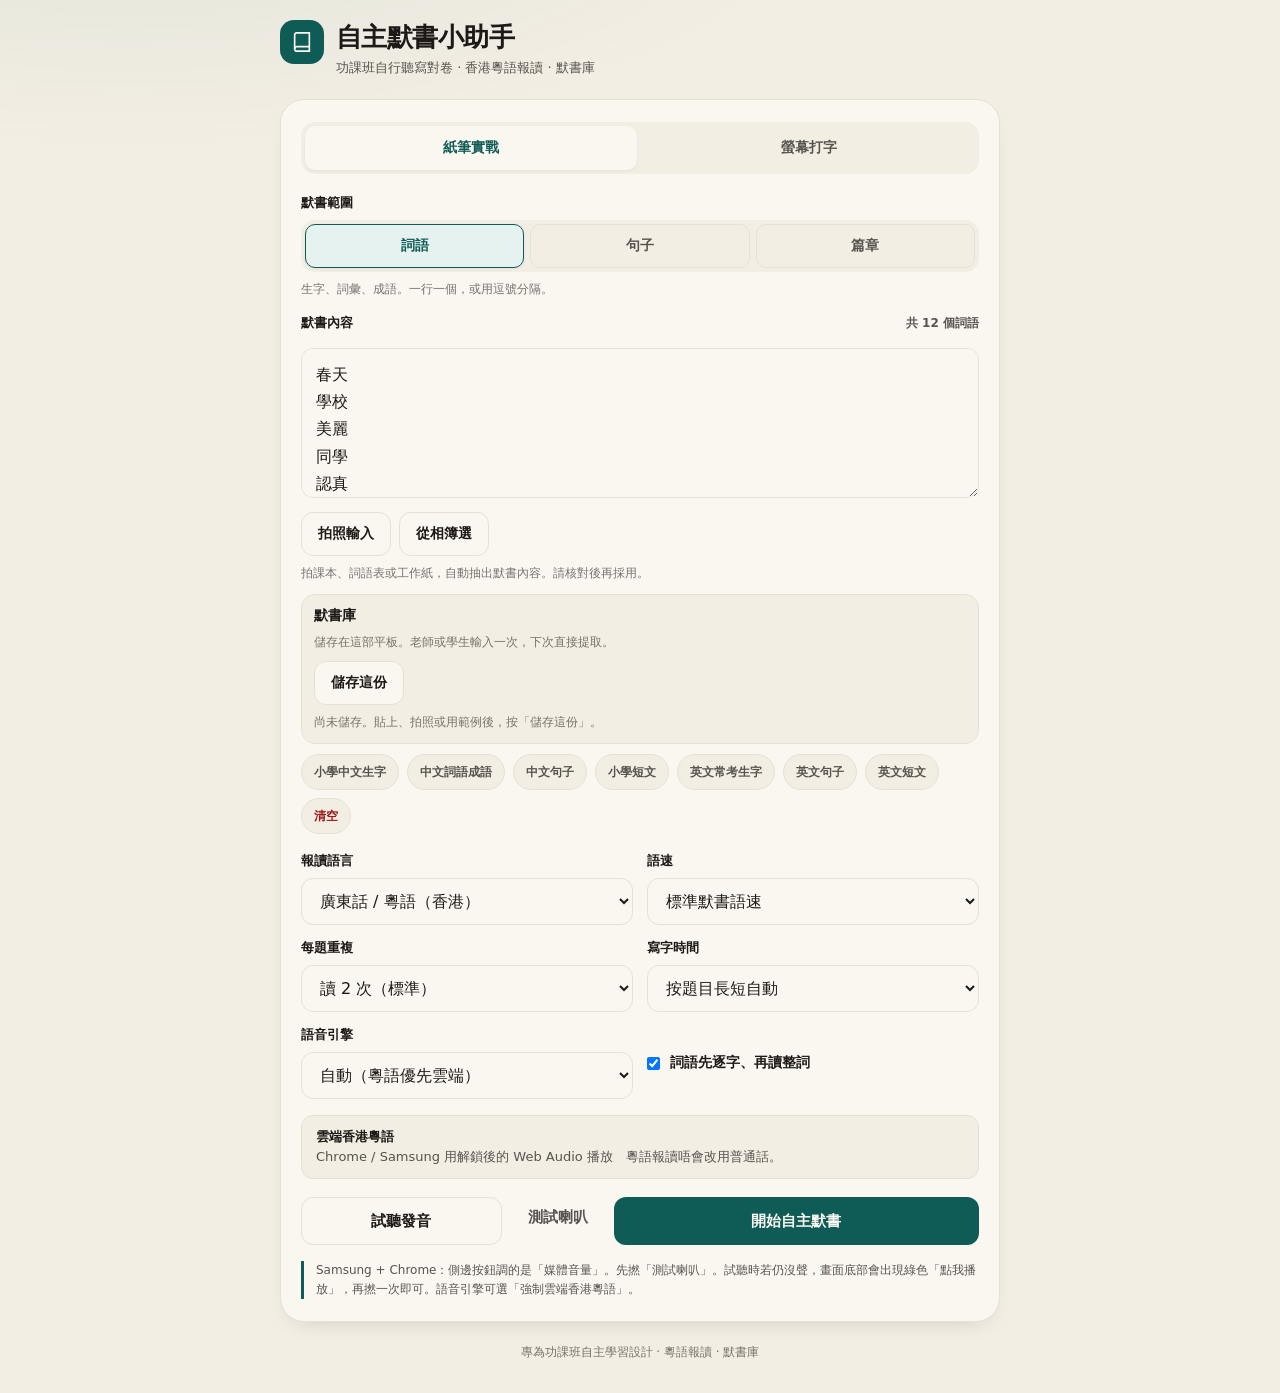
<file: index.html>
<!DOCTYPE html>
<html lang="zh-HK">
<head>
  <meta charset="UTF-8">
  <meta name="viewport" content="width=device-width, initial-scale=1.0">
  <meta name="referrer" content="no-referrer">
  <title>自主默書小助手 - 粵語報讀 · 詞語 / 句子 / 篇章</title>
  <meta name="description" content="功課班學生自行聽寫對卷。香港粵語報讀，支援詞語、句子、篇章、拍照輸入與默書庫。">
  <link rel="stylesheet" href="style.css?v=20260919f">
</head>
<body>
<audio id="ttsPlayer" referrerpolicy="no-referrer" playsinline webkit-playsinline preload="auto"></audio>
<div class="wrap">
  <header>
    <div class="logo" aria-hidden="true">
      <svg width="22" height="22" viewBox="0 0 24 24" fill="none" stroke="currentColor" stroke-width="1.8"><path d="M4 19.5A2.5 2.5 0 0 1 6.5 17H20"/><path d="M6.5 2H20v20H6.5A2.5 2.5 0 0 1 4 19.5v-15A2.5 2.5 0 0 1 6.5 2z"/></svg>
    </div>
    <div>
      <h1>自主默書小助手</h1>
      <p class="subtitle">功課班自行聽寫對卷 · 香港粵語報讀 · 默書庫</p>
    </div>
  </header>
  <section class="card" id="setupView">
    <div class="seg" role="tablist">
      <button type="button" class="active" id="tabPaper" onclick="switchMode('paper')">紙筆實戰</button>
      <button type="button" id="tabTyping" onclick="switchMode('typing')">螢幕打字</button>
    </div>
    <div style="margin-top:20px">
      <span class="label">默書範圍</span>
      <div class="seg seg-3">
        <button type="button" class="kind-btn active" id="kind-words" onclick="setKind('words')">詞語</button>
        <button type="button" class="kind-btn" id="kind-sentences" onclick="setKind('sentences')">句子</button>
        <button type="button" class="kind-btn" id="kind-passage" onclick="setKind('passage')">篇章</button>
      </div>
      <p class="hint" id="kindHint">生字、詞彙、成語。一行一個，或用逗號分隔。</p>
    </div>
    <div style="margin-top:16px">
      <div class="row">
        <label for="dictText">默書內容</label>
        <span class="muted" id="wordCountTip">共 0 個詞語</span>
      </div>
      <textarea id="dictText" placeholder="請貼上詞語，一行一個" oninput="persistAndCount()"></textarea>
      <div class="photo-row">
        <button type="button" class="btn btn-sec" id="btnCam" onclick="pickPhoto('camera')">拍照輸入</button>
        <button type="button" class="btn btn-sec" id="btnAlbum" onclick="pickPhoto('album')">從相簿選</button>
      </div>
      <p class="hint">拍課本、詞語表或工作紙，自動抽出默書內容。請核對後再採用。</p>
      <input type="file" id="photoCam" accept="image/*" capture="environment" class="hidden" onchange="onPhotoFile(this)">
      <input type="file" id="photoAlbum" accept="image/*" class="hidden" onchange="onPhotoFile(this)">
      <div id="photoPanel" class="photo-panel hidden">
        <div class="photo-head">
          <img id="photoThumb" alt="相片預覽">
          <p class="hint" id="photoStatus"></p>
        </div>
        <textarea id="ocrText" class="hidden"></textarea>
        <div id="photoActions" class="photo-row hidden">
          <button type="button" class="btn btn-main" onclick="applyOcr('replace')">採用（取代）</button>
          <button type="button" class="btn btn-sec" onclick="applyOcr('append')">加到現有內容</button>
          <button type="button" class="btn btn-ghost" onclick="cancelOcr()">取消</button>
        </div>
        <button type="button" class="btn btn-ghost hidden" id="photoClose" onclick="cancelOcr()">關閉</button>
      </div>
      <div class="library" id="libraryBox">
        <p class="library-title">默書庫</p>
        <p class="hint">儲存在這部平板。老師或學生輸入一次，下次直接提取。</p>
        <div class="photo-row">
          <button type="button" class="btn btn-sec" id="btnSavePaper" onclick="openSaveForm()">儲存這份</button>
          <button type="button" class="btn btn-main hidden" id="btnUpdatePaper" onclick="updateActivePaper()">更新這份</button>
        </div>
        <div id="saveForm" class="hidden" style="margin-top:10px">
          <label for="libName">清單名稱</label>
          <input type="text" id="libName" placeholder="例如：三年級 單元二" autocomplete="off" onkeydown="if(event.key==='Enter'){event.preventDefault();confirmSavePaper();}">
          <div class="photo-row">
            <button type="button" class="btn btn-main" onclick="confirmSavePaper()">確認儲存</button>
            <button type="button" class="btn btn-ghost" onclick="closeSaveForm()">取消</button>
          </div>
        </div>
        <p class="hint" id="libStatus"></p>
        <input type="text" id="libSearch" class="hidden" placeholder="搜尋清單名稱" autocomplete="off" oninput="renderLibrary()" style="margin-top:8px">
        <div id="libList"></div>
      </div>
      <div class="chips">
        <button class="chip" onclick="loadPreset('cn-words')">小學中文生字</button>
        <button class="chip" onclick="loadPreset('cn-idioms')">中文詞語成語</button>
        <button class="chip" onclick="loadPreset('cn-sentences')">中文句子</button>
        <button class="chip" onclick="loadPreset('cn-passage')">小學短文</button>
        <button class="chip" onclick="loadPreset('en-words')">英文常考生字</button>
        <button class="chip" onclick="loadPreset('en-sentences')">英文句子</button>
        <button class="chip" onclick="loadPreset('en-passage')">英文短文</button>
        <button class="chip danger" onclick="clearText()">清空</button>
      </div>
    </div>
    <div class="grid">
      <div>
        <label for="langSelect">報讀語言</label>
        <select id="langSelect" onchange="persistAndCount(); refreshEngine()">
          <option value="cantonese" selected>廣東話 / 粵語（香港）</option>
          <option value="mandarin">普通話 / 國語</option>
          <option value="english_uk">英國英語</option>
          <option value="english_us">美國英語</option>
        </select>
      </div>
      <div>
        <label for="speedSelect">語速</label>
        <select id="speedSelect">
          <option value="0.7">稍慢（初小／生字）</option>
          <option value="0.85" selected>標準默書語速</option>
          <option value="1">正常說話速度</option>
        </select>
      </div>
      <div>
        <label for="repeatSelect">每題重複</label>
        <select id="repeatSelect">
          <option value="1">讀 1 次</option>
          <option value="2" selected>讀 2 次（標準）</option>
          <option value="3">讀 3 次</option>
        </select>
      </div>
      <div id="intervalGroup">
        <label for="intervalSelect">寫字時間</label>
        <select id="intervalSelect">
          <option value="auto" selected>按題目長短自動</option>
          <option value="5">5 秒</option>
          <option value="8">8 秒</option>
          <option value="12">12 秒</option>
          <option value="16">16 秒</option>
          <option value="20">20 秒</option>
          <option value="28">28 秒</option>
          <option value="40">40 秒</option>
        </select>
      </div>
      <div>
        <label for="engineSelect">語音引擎</label>
        <select id="engineSelect" onchange="refreshEngine()">
          <option value="auto" selected>自動（粵語優先雲端）</option>
          <option value="cloud">強制雲端香港粵語</option>
          <option value="system">本機語音</option>
        </select>
      </div>
      <div id="charHintWrap">
        <label class="checkline" style="margin-top:28px">
          <input type="checkbox" id="charHint" checked>
          詞語先逐字、再讀整詞
        </label>
      </div>
    </div>
    <div class="engine" id="engineBox">
      <strong id="engineLabel">雲端香港粵語</strong>
      <span id="engineDetail">粵語報讀 · 適用 Android／Samsung／iPad · 唔會改用普通話</span>
    </div>
    <p class="hint" id="testStatus"></p>
    <div class="actions">
      <button class="btn btn-sec" onclick="testVoice()">試聽發音</button>
      <button class="btn btn-ghost" onclick="testBeep()">測試喇叭</button>
      <button class="btn btn-main" onclick="startDictation()">開始自主默書</button>
    </div>
    <p class="tip" id="modeNotice">Samsung + Chrome：側邊按鈕調的是「媒體音量」。先撚「測試喇叭」。試聽時若仍沒聲，畫面底部會出現綠色「點我播放」，再撚一次即可。語音引擎可選「強制雲端香港粵語」。</p>
  </section>
  <section class="card hidden" id="runnerView">
    <div class="topbar">
      <button class="btn btn-ghost" onclick="quitRunner()">結束並返回</button>
      <span class="muted" id="progressText">1 / 10</span>
    </div>
    <div class="progress"><div id="progressFill"></div></div>
    <div class="stage">
      <span class="badge pulse" id="statusBadge">正在報讀</span>
      <div class="q-label" id="qNumberDisplay">第 1 題</div>
      <p class="hint" id="preludeNote"></p>
      <div id="paperCountdownArea">
        <div class="count"><span id="countdownSecs">—</span></div>
        <p class="hint">秒寫字時間 · 請在紙上寫下答案</p>
      </div>
      <div id="typingArea" class="hidden">
        <input type="text" id="typeAnswerInput" class="typing" placeholder="在此輸入答案" autocomplete="off" autocapitalize="off" spellcheck="false" onkeydown="if(event.key==='Enter')checkTypingAnswer()">
        <p id="typingFeedback" class="hint" style="min-height:20px;font-weight:700"></p>
        <button class="btn btn-main" style="max-width:220px;margin:8px auto 0" onclick="checkTypingAnswer()">確定</button>
      </div>
    </div>
    <div class="controls">
      <button class="btn btn-sec" onclick="manualReplay()">重聽本題</button>
      <button class="btn btn-sec" id="pauseBtn" onclick="togglePause()">暫停</button>
      <button class="btn btn-sec" onclick="skipToNext()">下一題</button>
    </div>
    <p style="text-align:center;margin-top:14px">
      <button class="btn btn-ghost" style="color:var(--seal)" onclick="finishDictationEarly()">提前結束，直接看答案</button>
    </p>
  </section>
  <section class="card hidden" id="reviewView">
    <h2 class="review-title">默書完成，請拿出紅筆對卷</h2>
    <p class="hint">對照答案，圈出寫錯的字，並標記對錯以便重溫。</p>
    <div class="list" id="reviewList"></div>
    <div class="actions">
      <button class="btn btn-seal" id="retryWrongBtn" onclick="retryWrongQuestions()">重溫錯題（<span id="wrongCountSpan">0</span>）</button>
      <button class="btn btn-sec" onclick="restartAll()">整份再默一次</button>
      <button class="btn btn-sec" onclick="backToHome()">返回主選單</button>
    </div>
  </section>
  <footer>專為功課班自主學習設計 · 粵語報讀 · 默書庫</footer>
</div>
<script src="app-tts.js?v=20260919f"></script>
<script src="app.js?v=20260919f"></script>
</body>
</html>
</file>
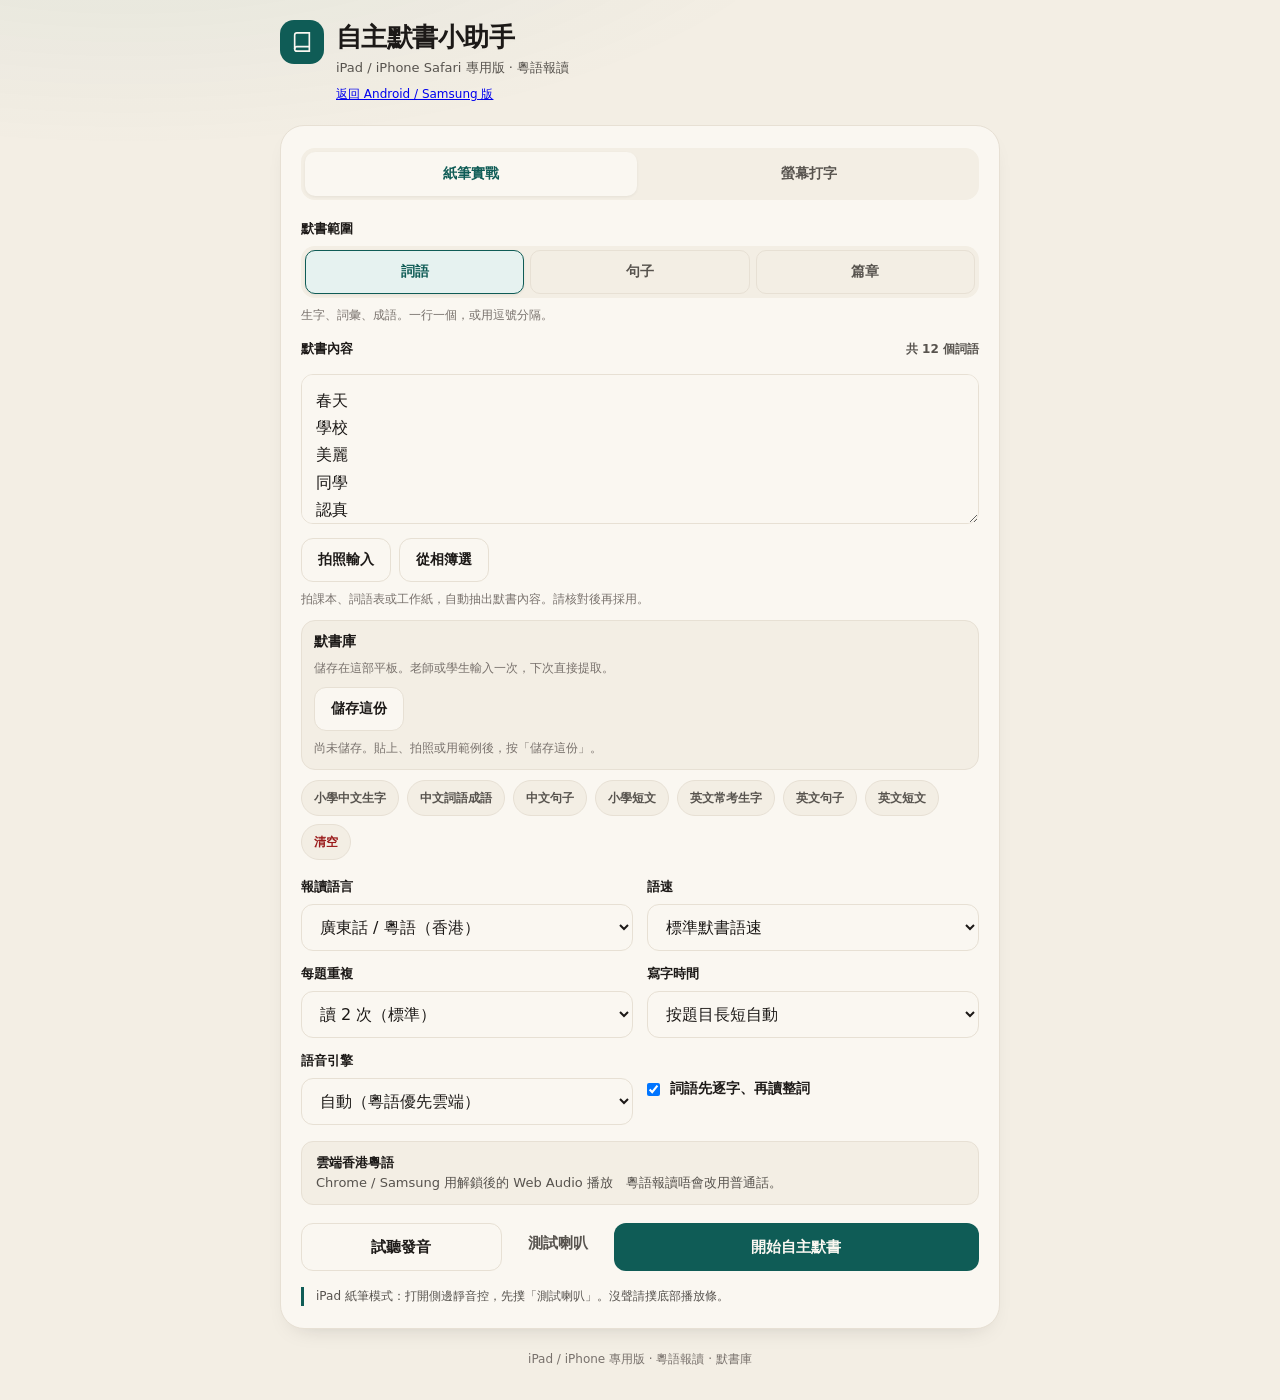
<file: ios/index.html>
<!DOCTYPE html>
<html lang="zh-HK">
<head>
  <meta charset="UTF-8">
  <meta name="viewport" content="width=device-width, initial-scale=1.0">
  <meta name="referrer" content="no-referrer">
  <title>自主默書小助手（iPad / iPhone 版）</title>
  <meta name="apple-mobile-web-app-capable" content="yes">
  <meta name="apple-mobile-web-app-status-bar-style" content="default">
  <meta name="description" content="功課班學生自行聽寫對卷。香港粵語報讀，支援詞語、句子、篇章、拍照輸入與默書庫。">
  <link rel="stylesheet" href="../style.css?v=20260919ios">
</head>
<body>
<audio id="ttsPlayer" referrerpolicy="no-referrer" playsinline webkit-playsinline preload="auto" controls style="position:fixed;left:12px;right:12px;bottom:8px;width:auto;z-index:110;height:36px"></audio>
<div class="wrap">
  <header>
    <div class="logo" aria-hidden="true">
      <svg width="22" height="22" viewBox="0 0 24 24" fill="none" stroke="currentColor" stroke-width="1.8"><path d="M4 19.5A2.5 2.5 0 0 1 6.5 17H20"/><path d="M6.5 2H20v20H6.5A2.5 2.5 0 0 1 4 19.5v-15A2.5 2.5 0 0 1 6.5 2z"/></svg>
    </div>
    <div>
      <h1>自主默書小助手</h1>
      <p class="subtitle">iPad / iPhone Safari 專用版 · 粵語報讀</p>
      <p class="hint"><a href="../">返回 Android / Samsung 版</a></p>
    </div>
  </header>
  <section class="card" id="setupView">
    <div class="seg" role="tablist">
      <button type="button" class="active" id="tabPaper" onclick="switchMode('paper')">紙筆實戰</button>
      <button type="button" id="tabTyping" onclick="switchMode('typing')">螢幕打字</button>
    </div>
    <div style="margin-top:20px">
      <span class="label">默書範圍</span>
      <div class="seg seg-3">
        <button type="button" class="kind-btn active" id="kind-words" onclick="setKind('words')">詞語</button>
        <button type="button" class="kind-btn" id="kind-sentences" onclick="setKind('sentences')">句子</button>
        <button type="button" class="kind-btn" id="kind-passage" onclick="setKind('passage')">篇章</button>
      </div>
      <p class="hint" id="kindHint">生字、詞彙、成語。一行一個，或用逗號分隔。</p>
    </div>
    <div style="margin-top:16px">
      <div class="row">
        <label for="dictText">默書內容</label>
        <span class="muted" id="wordCountTip">共 0 個詞語</span>
      </div>
      <textarea id="dictText" placeholder="請貼上詞語，一行一個" oninput="persistAndCount()"></textarea>
      <div class="photo-row">
        <button type="button" class="btn btn-sec" id="btnCam" onclick="pickPhoto('camera')">拍照輸入</button>
        <button type="button" class="btn btn-sec" id="btnAlbum" onclick="pickPhoto('album')">從相簿選</button>
      </div>
      <p class="hint">拍課本、詞語表或工作紙，自動抽出默書內容。請核對後再採用。</p>
      <input type="file" id="photoCam" accept="image/*" capture="environment" class="hidden" onchange="onPhotoFile(this)">
      <input type="file" id="photoAlbum" accept="image/*" class="hidden" onchange="onPhotoFile(this)">
      <div id="photoPanel" class="photo-panel hidden">
        <div class="photo-head">
          <img id="photoThumb" alt="相片預覽">
          <p class="hint" id="photoStatus"></p>
        </div>
        <textarea id="ocrText" class="hidden"></textarea>
        <div id="photoActions" class="photo-row hidden">
          <button type="button" class="btn btn-main" onclick="applyOcr('replace')">採用（取代）</button>
          <button type="button" class="btn btn-sec" onclick="applyOcr('append')">加到現有內容</button>
          <button type="button" class="btn btn-ghost" onclick="cancelOcr()">取消</button>
        </div>
        <button type="button" class="btn btn-ghost hidden" id="photoClose" onclick="cancelOcr()">關閉</button>
      </div>
      <div class="library" id="libraryBox">
        <p class="library-title">默書庫</p>
        <p class="hint">儲存在這部平板。老師或學生輸入一次，下次直接提取。</p>
        <div class="photo-row">
          <button type="button" class="btn btn-sec" id="btnSavePaper" onclick="openSaveForm()">儲存這份</button>
          <button type="button" class="btn btn-main hidden" id="btnUpdatePaper" onclick="updateActivePaper()">更新這份</button>
        </div>
        <div id="saveForm" class="hidden" style="margin-top:10px">
          <label for="libName">清單名稱</label>
          <input type="text" id="libName" placeholder="例如：三年級 單元二" autocomplete="off" onkeydown="if(event.key==='Enter'){event.preventDefault();confirmSavePaper();}">
          <div class="photo-row">
            <button type="button" class="btn btn-main" onclick="confirmSavePaper()">確認儲存</button>
            <button type="button" class="btn btn-ghost" onclick="closeSaveForm()">取消</button>
          </div>
        </div>
        <p class="hint" id="libStatus"></p>
        <input type="text" id="libSearch" class="hidden" placeholder="搜尋清單名稱" autocomplete="off" oninput="renderLibrary()" style="margin-top:8px">
        <div id="libList"></div>
      </div>
      <div class="chips">
        <button class="chip" onclick="loadPreset('cn-words')">小學中文生字</button>
        <button class="chip" onclick="loadPreset('cn-idioms')">中文詞語成語</button>
        <button class="chip" onclick="loadPreset('cn-sentences')">中文句子</button>
        <button class="chip" onclick="loadPreset('cn-passage')">小學短文</button>
        <button class="chip" onclick="loadPreset('en-words')">英文常考生字</button>
        <button class="chip" onclick="loadPreset('en-sentences')">英文句子</button>
        <button class="chip" onclick="loadPreset('en-passage')">英文短文</button>
        <button class="chip danger" onclick="clearText()">清空</button>
      </div>
    </div>
    <div class="grid">
      <div>
        <label for="langSelect">報讀語言</label>
        <select id="langSelect" onchange="persistAndCount(); refreshEngine()">
          <option value="cantonese" selected>廣東話 / 粵語（香港）</option>
          <option value="mandarin">普通話 / 國語</option>
          <option value="english_uk">英國英語</option>
          <option value="english_us">美國英語</option>
        </select>
      </div>
      <div>
        <label for="speedSelect">語速</label>
        <select id="speedSelect">
          <option value="0.7">稍慢（初小／生字）</option>
          <option value="0.85" selected>標準默書語速</option>
          <option value="1">正常說話速度</option>
        </select>
      </div>
      <div>
        <label for="repeatSelect">每題重複</label>
        <select id="repeatSelect">
          <option value="1">讀 1 次</option>
          <option value="2" selected>讀 2 次（標準）</option>
          <option value="3">讀 3 次</option>
        </select>
      </div>
      <div id="intervalGroup">
        <label for="intervalSelect">寫字時間</label>
        <select id="intervalSelect">
          <option value="auto" selected>按題目長短自動</option>
          <option value="5">5 秒</option>
          <option value="8">8 秒</option>
          <option value="12">12 秒</option>
          <option value="16">16 秒</option>
          <option value="20">20 秒</option>
          <option value="28">28 秒</option>
          <option value="40">40 秒</option>
        </select>
      </div>
      <div>
        <label for="engineSelect">語音引擎</label>
        <select id="engineSelect" onchange="refreshEngine()">
          <option value="auto" selected>自動（粵語優先雲端）</option>
          <option value="cloud">強制雲端香港粵語</option>
          <option value="system">本機語音</option>
        </select>
      </div>
      <div id="charHintWrap">
        <label class="checkline" style="margin-top:28px">
          <input type="checkbox" id="charHint" checked>
          詞語先逐字、再讀整詞
        </label>
      </div>
    </div>
    <div class="engine" id="engineBox">
      <strong id="engineLabel">雲端香港粵語</strong>
      <span id="engineDetail">iPad / iPhone Safari 專用解鎖 · 唔會改用普通話</span>
    </div>
    <p class="hint" id="testStatus"></p>
    <div class="actions">
      <button class="btn btn-sec" onclick="testVoice()">試聽發音</button>
      <button class="btn btn-ghost" onclick="testBeep()">測試喇叭</button>
      <button class="btn btn-main" onclick="startDictation()">開始自主默書</button>
    </div>
    <p class="tip" id="modeNotice">iPad / iPhone：打開側邊靜音控（橙色代表靜音），用 Safari 打開本頁。先撲「測試喇叭」，再「試聽發音」。底部會常駐一條播放器，沒聲時直接撲播放鍵。</p>
  </section>
  <section class="card hidden" id="runnerView">
    <div class="topbar">
      <button class="btn btn-ghost" onclick="quitRunner()">結束並返回</button>
      <span class="muted" id="progressText">1 / 10</span>
    </div>
    <div class="progress"><div id="progressFill"></div></div>
    <div class="stage">
      <span class="badge pulse" id="statusBadge">正在報讀</span>
      <div class="q-label" id="qNumberDisplay">第 1 題</div>
      <p class="hint" id="preludeNote"></p>
      <div id="paperCountdownArea">
        <div class="count"><span id="countdownSecs">—</span></div>
        <p class="hint">秒寫字時間 · 請在紙上寫下答案</p>
      </div>
      <div id="typingArea" class="hidden">
        <input type="text" id="typeAnswerInput" class="typing" placeholder="在此輸入答案" autocomplete="off" autocapitalize="off" spellcheck="false" onkeydown="if(event.key==='Enter')checkTypingAnswer()">
        <p id="typingFeedback" class="hint" style="min-height:20px;font-weight:700"></p>
        <button class="btn btn-main" style="max-width:220px;margin:8px auto 0" onclick="checkTypingAnswer()">確定</button>
      </div>
    </div>
    <div class="controls">
      <button class="btn btn-sec" onclick="manualReplay()">重聽本題</button>
      <button class="btn btn-sec" id="pauseBtn" onclick="togglePause()">暫停</button>
      <button class="btn btn-sec" onclick="skipToNext()">下一題</button>
    </div>
    <p style="text-align:center;margin-top:14px">
      <button class="btn btn-ghost" style="color:var(--seal)" onclick="finishDictationEarly()">提前結束，直接看答案</button>
    </p>
  </section>
  <section class="card hidden" id="reviewView">
    <h2 class="review-title">默書完成，請拿出紅筆對卷</h2>
    <p class="hint">對照答案，圈出寫錯的字，並標記對錯以便重溫。</p>
    <div class="list" id="reviewList"></div>
    <div class="actions">
      <button class="btn btn-seal" id="retryWrongBtn" onclick="retryWrongQuestions()">重溫錯題（<span id="wrongCountSpan">0</span>）</button>
      <button class="btn btn-sec" onclick="restartAll()">整份再默一次</button>
      <button class="btn btn-sec" onclick="backToHome()">返回主選單</button>
    </div>
  </section>
  <footer>iPad / iPhone 專用版 · 粵語報讀 · 默書庫</footer>
</div>
<script src="../app-tts.js?v=20260919ios"></script>
<script src="../app.js?v=20260919ios"></script>
<script src="ios-audio.js?v=20260919ios"></script>
</body>
</html>
</file>
<file: style.css>
:root {
  --paper: #f3eee4;
  --paper-raised: #faf7f1;
  --ink: #1c1917;
  --ink-muted: #57534e;
  --ink-subtle: #78716c;
  --rule: #e7e0d4;
  --teal: #0f5c56;
  --teal-hover: #0c4a45;
  --teal-soft: #e6f2f0;
  --seal: #9b1c1c;
  --seal-soft: #fde8e8;
  --ok: #166534;
  --ok-soft: #e7f3ea;
  --radius: 16px;
  --font: "Noto Sans TC", "PingFang HK", "Microsoft JhengHei", system-ui, sans-serif;
  --serif: "Noto Serif TC", "Songti TC", "PMingLiU", serif;
}
* { box-sizing: border-box; margin: 0; padding: 0; }
html, body { background: var(--paper); color: var(--ink); font-family: var(--font); min-height: 100dvh; }
body {
  background: radial-gradient(1200px 480px at 10% -10%, color-mix(in oklab, var(--teal) 8%, transparent), transparent 60%), var(--paper);
  padding: 20px 14px 32px;
}
button, [role="button"] { cursor: pointer; }
button:disabled { cursor: not-allowed; opacity: .5; }
.wrap { width: 100%; max-width: 720px; margin: 0 auto; }
header { display: flex; gap: 12px; align-items: flex-start; margin-bottom: 22px; }
.logo {
  width: 44px; height: 44px; border-radius: 14px; background: var(--teal); color: var(--paper-raised);
  display: flex; align-items: center; justify-content: center; flex-shrink: 0;
}
h1 { font-family: var(--serif); font-size: 26px; font-weight: 700; letter-spacing: -0.02em; }
.subtitle { font-size: 13px; color: var(--ink-muted); margin-top: 4px; }
.card {
  background: var(--paper-raised); border: 1px solid var(--rule); border-radius: 24px;
  padding: 22px 20px; box-shadow: 0 10px 24px -16px rgba(28,25,23,.25);
}
.seg { display: grid; grid-template-columns: 1fr 1fr; gap: 6px; background: var(--paper); padding: 4px; border-radius: 14px; }
.seg-3 { grid-template-columns: 1fr 1fr 1fr; }
.seg button {
  height: 44px; border: 0; background: transparent; color: var(--ink-muted); font-weight: 700; font-size: 14px;
  border-radius: 10px; font-family: inherit;
}
.seg button.active { background: var(--paper-raised); color: var(--teal); box-shadow: 0 1px 3px rgba(0,0,0,.06); }
.kind-btn { border: 1px solid var(--rule) !important; background: var(--paper) !important; color: var(--ink-muted) !important; }
.kind-btn.active { background: var(--teal-soft) !important; color: var(--teal) !important; border-color: var(--teal) !important; }
label, .label { display: block; font-size: 13px; font-weight: 700; margin-bottom: 8px; }
.hint { font-size: 12px; color: var(--ink-subtle); margin-top: 8px; line-height: 1.5; }
textarea, select, input[type="text"] {
  width: 100%; border: 1px solid var(--rule); border-radius: 12px; padding: 12px 14px;
  font-size: 16px; background: var(--paper-raised); color: var(--ink); outline: none; font-family: inherit;
}
textarea { min-height: 150px; resize: vertical; line-height: 1.7; font-family: var(--serif); }
textarea:focus, select:focus, input:focus { border-color: var(--teal); box-shadow: 0 0 0 3px color-mix(in oklab, var(--teal) 20%, transparent); }
.row { display: flex; justify-content: space-between; align-items: baseline; gap: 8px; margin-bottom: 8px; }
.muted { font-size: 12px; color: var(--ink-muted); font-weight: 600; }
.chips { display: flex; flex-wrap: wrap; gap: 8px; margin-top: 10px; }
.chip {
  height: 36px; padding: 0 12px; border-radius: 999px; border: 1px solid var(--rule); background: var(--paper);
  font-size: 12px; font-weight: 700; color: var(--ink-muted); font-family: inherit;
}
.chip:hover { border-color: var(--teal); color: var(--teal); }
.chip.danger { color: var(--seal); }
.grid { display: grid; grid-template-columns: 1fr 1fr; gap: 14px; margin-top: 18px; }
@media (max-width: 580px) { .grid { grid-template-columns: 1fr; } h1 { font-size: 22px; } }
.engine {
  margin-top: 16px; border: 1px solid var(--rule); background: var(--paper); border-radius: 12px; padding: 12px 14px; font-size: 13px; color: var(--ink-muted);
}
.engine.warn { border-color: color-mix(in oklab, var(--seal) 35%, var(--rule)); background: var(--seal-soft); color: var(--seal); }
.engine strong { color: var(--ink); display: block; margin-bottom: 2px; }
.actions { display: flex; gap: 10px; margin-top: 18px; flex-wrap: wrap; }
.btn {
  height: 48px; border: 0; border-radius: 12px; font-size: 15px; font-weight: 700; font-family: inherit;
  display: inline-flex; align-items: center; justify-content: center; gap: 8px; padding: 0 16px;
}
.btn-main { background: var(--teal); color: var(--paper-raised); flex: 2; min-width: 180px; }
.btn-main:hover { background: var(--teal-hover); }
.btn-sec { background: var(--paper-raised); color: var(--ink); border: 1px solid var(--rule); flex: 1; }
.btn-ghost { background: transparent; color: var(--ink-muted); border: 0; height: 40px; }
.btn-seal { background: var(--seal); color: #fff; }
.tip { margin-top: 16px; border-left: 3px solid var(--teal); padding-left: 12px; font-size: 12px; color: var(--ink-muted); line-height: 1.6; }
.hidden { display: none !important; }
.photo-row { display: flex; flex-wrap: wrap; gap: 8px; margin-top: 10px; }
.photo-row .btn { height: 44px; flex: 0 1 auto; font-size: 14px; }
.photo-panel { margin-top: 10px; border: 1px solid var(--rule); background: var(--paper); border-radius: 14px; padding: 12px; }
.photo-panel img { width: 80px; height: 80px; object-fit: cover; border-radius: 10px; }
.photo-head { display: flex; gap: 12px; align-items: flex-start; }
#ocrText { min-height: 110px; margin-top: 10px; font-family: var(--serif); }
.library { margin-top: 12px; border: 1px solid var(--rule); background: var(--paper); border-radius: 14px; padding: 12px; }
.library-title { font-size: 14px; font-weight: 700; }
.lib-item {
  margin-top: 8px; padding: 12px; border: 1px solid var(--rule); background: var(--paper-raised);
  border-radius: 12px; display: flex; justify-content: space-between; gap: 10px; align-items: center; flex-wrap: wrap;
}
.lib-item.active { border-color: var(--teal); background: var(--teal-soft); }
.lib-name { font-family: var(--serif); font-size: 16px; font-weight: 700; }
.lib-meta { font-size: 12px; color: var(--ink-subtle); margin-top: 2px; }
.lib-actions { display: flex; flex-wrap: wrap; gap: 6px; }
.lib-actions .btn { height: 40px; font-size: 13px; flex: 0 0 auto; min-width: 72px; padding: 0 12px; }
#libStatus { color: var(--teal); font-size: 13px; margin-top: 8px; }
#libName { margin-top: 8px; }
.topbar { display: flex; justify-content: space-between; align-items: center; }
.progress { height: 8px; background: var(--paper); border-radius: 999px; overflow: hidden; margin: 14px 0 18px; }
.progress > div { height: 100%; background: var(--teal); width: 0; transition: width .25s cubic-bezier(.22,1,.36,1); }
.stage {
  border: 1px dashed color-mix(in oklab, var(--teal) 35%, var(--rule)); background: var(--teal-soft);
  border-radius: 20px; padding: 36px 16px; text-align: center;
}
.badge { display: inline-block; padding: 6px 12px; border-radius: 999px; font-size: 12px; font-weight: 700; background: var(--paper-raised); color: var(--teal); }
.badge.wait { color: var(--ink-muted); }
.badge.pause { color: var(--seal); background: var(--seal-soft); }
.q-label { font-family: var(--serif); font-size: 34px; font-weight: 700; margin: 16px 0 8px; }
.count { font-family: var(--serif); font-size: 32px; font-weight: 700; margin-top: 12px; }
.controls { display: flex; flex-wrap: wrap; gap: 8px; justify-content: center; margin-top: 18px; }
.review-title { font-family: var(--serif); font-size: 24px; color: var(--ok); }
.list { margin: 16px 0; max-height: 480px; overflow: auto; display: flex; flex-direction: column; gap: 8px; }
.item { display: flex; justify-content: space-between; gap: 10px; align-items: center; padding: 12px 14px; border: 1px solid var(--rule); background: var(--paper); border-radius: 14px; flex-wrap: wrap; }
.item.wrong { background: var(--seal-soft); border-color: color-mix(in oklab, var(--seal) 40%, var(--rule)); }
.item.right { background: var(--ok-soft); border-color: color-mix(in oklab, var(--ok) 30%, var(--rule)); }
.item-text { font-family: var(--serif); font-size: 18px; font-weight: 700; }
.item-idx { font-size: 12px; border: 1px solid var(--rule); background: var(--paper-raised); padding: 2px 8px; border-radius: 6px; color: var(--ink-muted); margin-right: 8px; }
.judge { display: flex; gap: 6px; }
.judge button { height: 40px; padding: 0 12px; border-radius: 10px; border: 1px solid var(--rule); background: var(--paper-raised); font-weight: 700; font-size: 13px; font-family: inherit; }
.judge button.sel-ok { background: var(--ok); color: #fff; border-color: var(--ok); }
.judge button.sel-no { background: var(--seal); color: #fff; border-color: var(--seal); }
.play-mini { width: 44px; height: 44px; border: 0; background: transparent; color: var(--teal); border-radius: 10px; }
footer { text-align: center; font-size: 12px; color: var(--ink-subtle); margin-top: 22px; }
.checkline { display: flex; align-items: center; gap: 10px; margin-top: 8px; font-size: 14px; }
input.typing { font-family: var(--serif); font-size: 22px; text-align: center; max-width: 360px; margin: 14px auto 8px; display: block; height: 52px; }
@keyframes pulse { 50% { opacity: .65; } }
.pulse { animation: pulse 1.4s ease-in-out infinite; }
@media (prefers-reduced-motion: reduce) { .pulse { animation: none; } * { transition: none !important; } }
</file>
